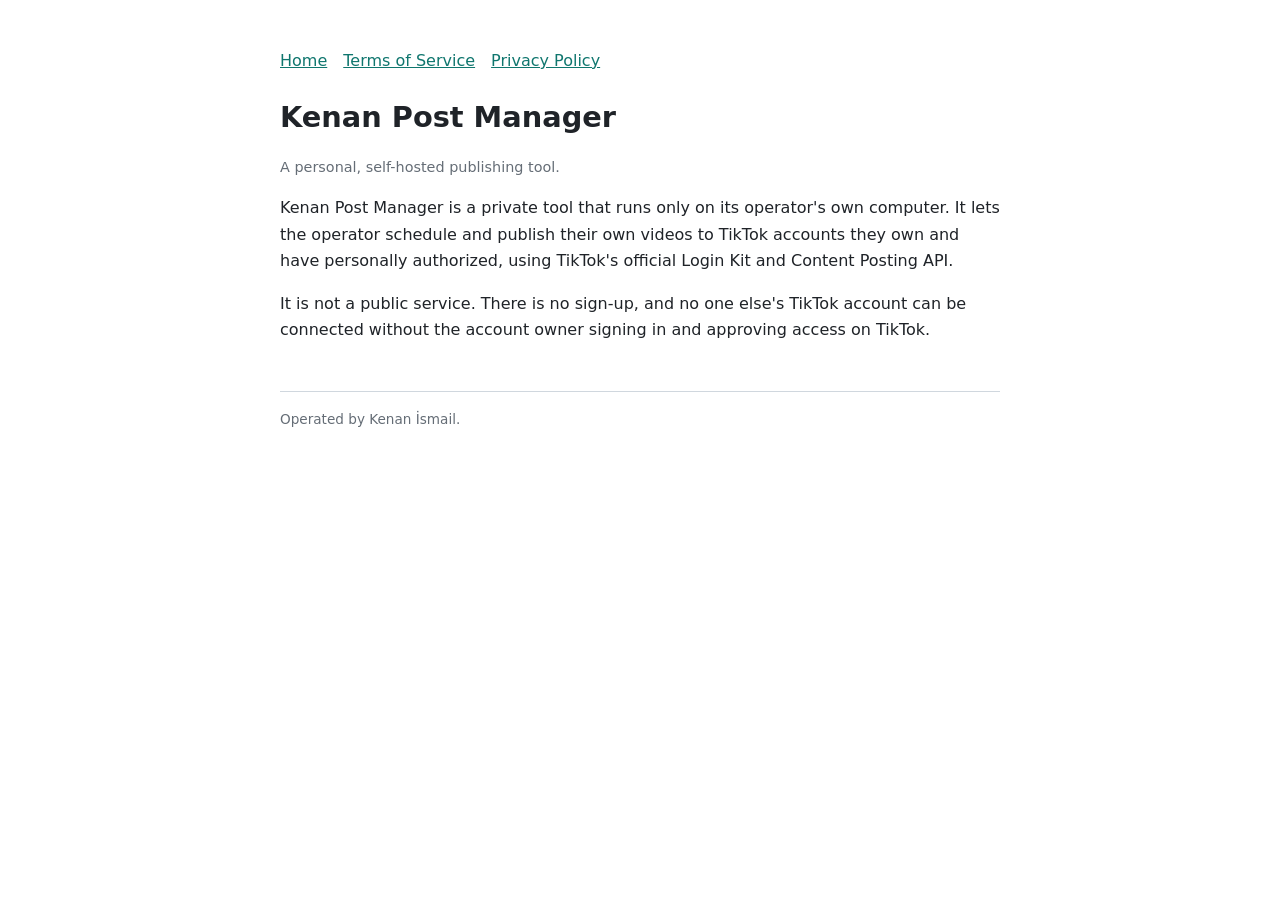
<file: index.html>
<!doctype html>
<html lang="en"><head><meta charset="utf-8"><meta name="viewport" content="width=device-width,initial-scale=1">
<title>Kenan Post Manager</title><link rel="stylesheet" href="style.css"></head>
<body>
<nav><a href="index.html">Home</a><a href="terms.html">Terms of Service</a><a href="privacy.html">Privacy Policy</a></nav>
<h1>Kenan Post Manager</h1>
<p class="muted">A personal, self-hosted publishing tool.</p>
<p>Kenan Post Manager is a private tool that runs only on its operator's own computer. It lets the operator schedule and publish their own videos to TikTok accounts they own and have personally authorized, using TikTok's official Login Kit and Content Posting API.</p>
<p>It is not a public service. There is no sign-up, and no one else's TikTok account can be connected without the account owner signing in and approving access on TikTok.</p>
<footer>Operated by Kenan İsmail.</footer>
</body></html>
</file>
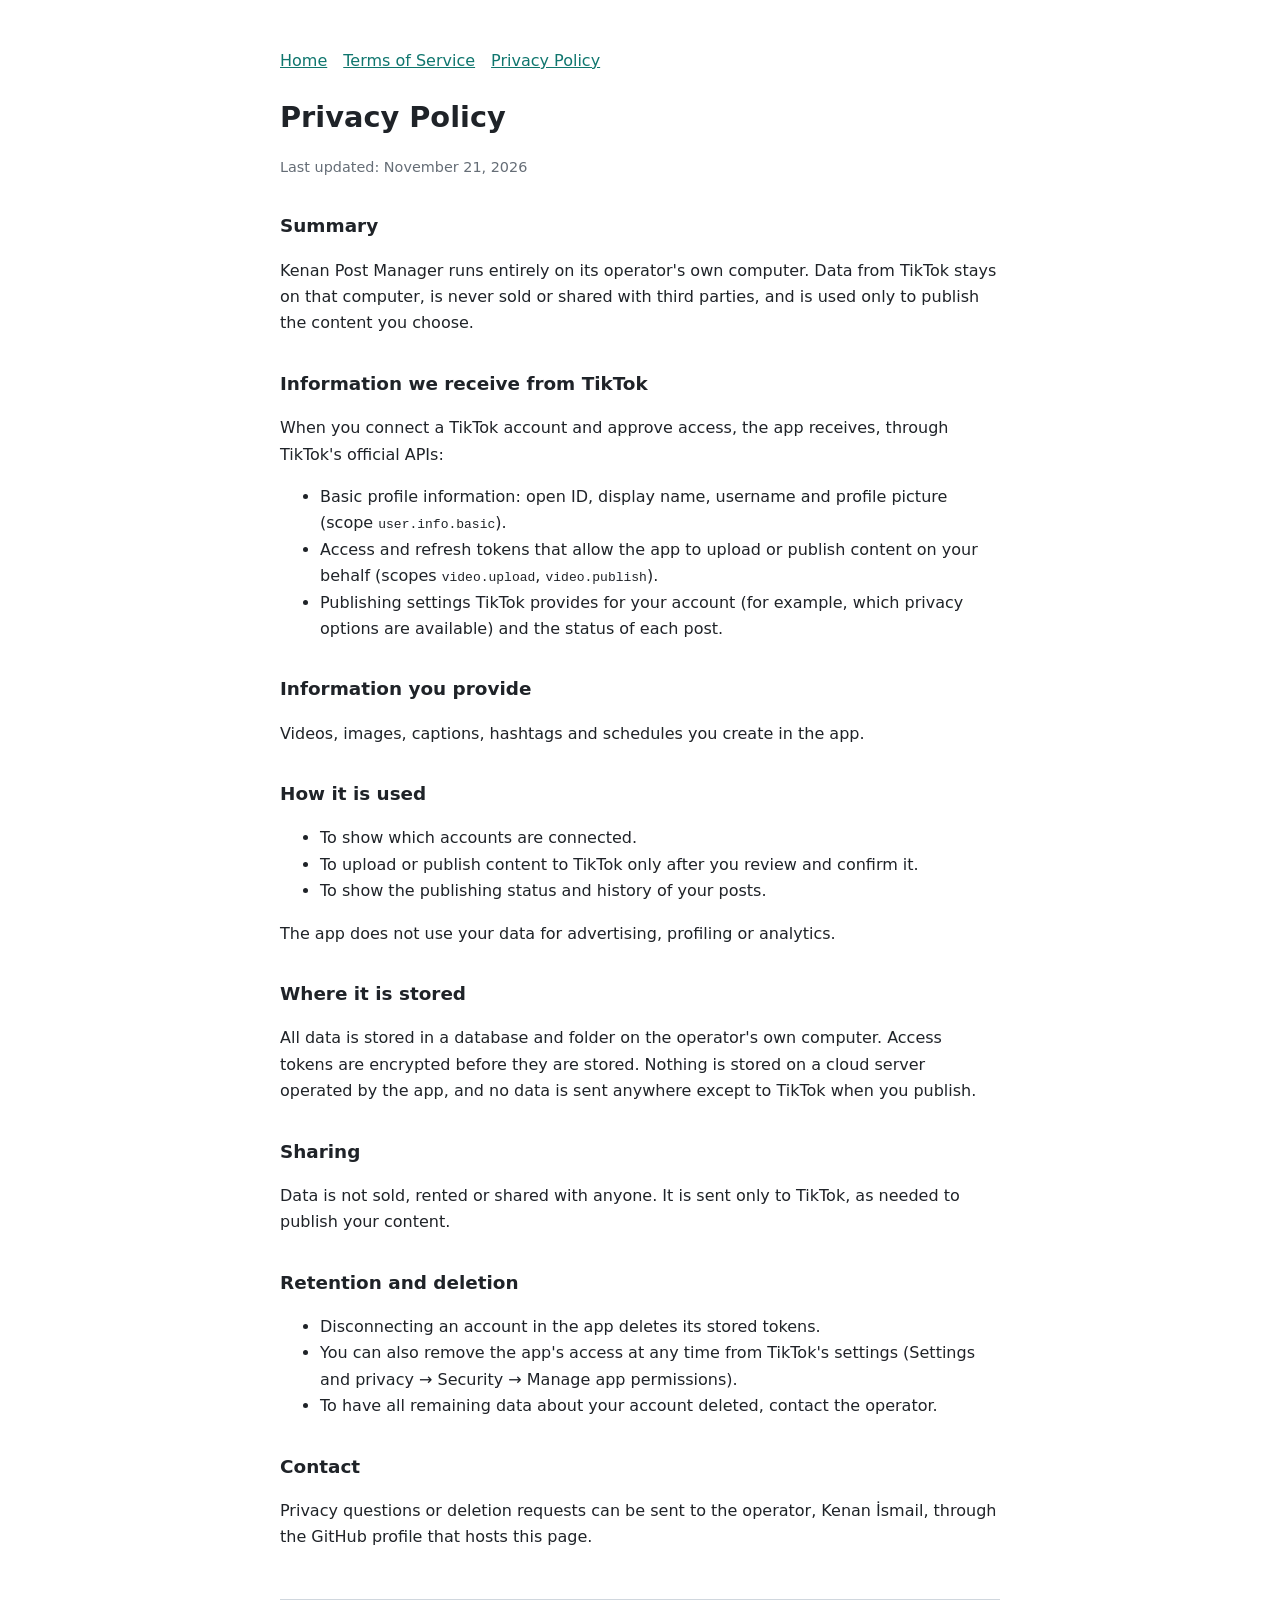
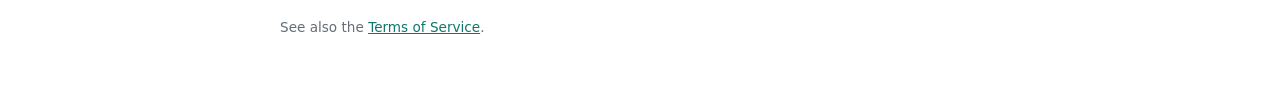
<file: privacy.html>
<!doctype html>
<html lang="en"><head><meta charset="utf-8"><meta name="viewport" content="width=device-width,initial-scale=1">
<title>Privacy Policy – Kenan Post Manager</title><link rel="stylesheet" href="style.css"></head>
<body>
<nav><a href="index.html">Home</a><a href="terms.html">Terms of Service</a><a href="privacy.html">Privacy Policy</a></nav>
<h1>Privacy Policy</h1>
<p class="muted">Last updated: November 21, 2026</p>

<h2>Summary</h2>
<p>Kenan Post Manager runs entirely on its operator's own computer. Data from TikTok stays on that computer, is never sold or shared with third parties, and is used only to publish the content you choose.</p>

<h2>Information we receive from TikTok</h2>
<p>When you connect a TikTok account and approve access, the app receives, through TikTok's official APIs:</p>
<ul>
<li>Basic profile information: open ID, display name, username and profile picture (scope <code>user.info.basic</code>).</li>
<li>Access and refresh tokens that allow the app to upload or publish content on your behalf (scopes <code>video.upload</code>, <code>video.publish</code>).</li>
<li>Publishing settings TikTok provides for your account (for example, which privacy options are available) and the status of each post.</li>
</ul>

<h2>Information you provide</h2>
<p>Videos, images, captions, hashtags and schedules you create in the app.</p>

<h2>How it is used</h2>
<ul>
<li>To show which accounts are connected.</li>
<li>To upload or publish content to TikTok only after you review and confirm it.</li>
<li>To show the publishing status and history of your posts.</li>
</ul>
<p>The app does not use your data for advertising, profiling or analytics.</p>

<h2>Where it is stored</h2>
<p>All data is stored in a database and folder on the operator's own computer. Access tokens are encrypted before they are stored. Nothing is stored on a cloud server operated by the app, and no data is sent anywhere except to TikTok when you publish.</p>

<h2>Sharing</h2>
<p>Data is not sold, rented or shared with anyone. It is sent only to TikTok, as needed to publish your content.</p>

<h2>Retention and deletion</h2>
<ul>
<li>Disconnecting an account in the app deletes its stored tokens.</li>
<li>You can also remove the app's access at any time from TikTok's settings (Settings and privacy → Security → Manage app permissions).</li>
<li>To have all remaining data about your account deleted, contact the operator.</li>
</ul>

<h2>Contact</h2>
<p>Privacy questions or deletion requests can be sent to the operator, Kenan İsmail, through the GitHub profile that hosts this page.</p>
<footer>See also the <a href="terms.html">Terms of Service</a>.</footer>
</body></html>
</file>
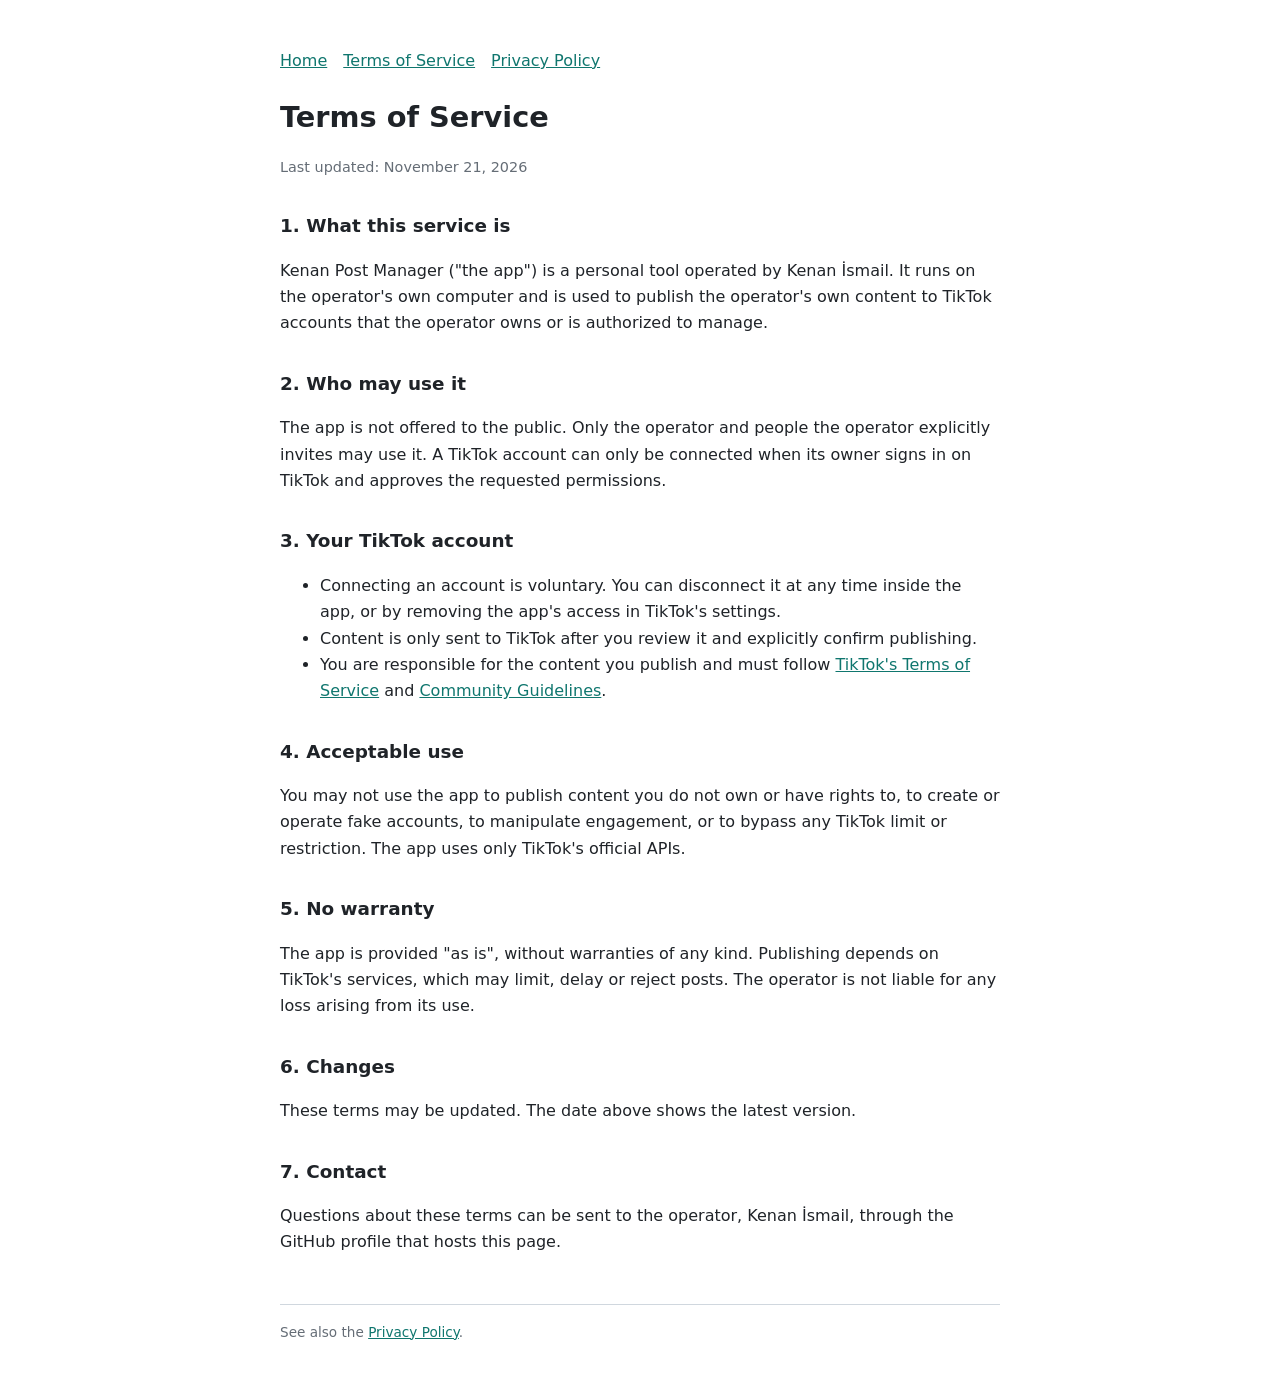
<file: terms.html>
<!doctype html>
<html lang="en"><head><meta charset="utf-8"><meta name="viewport" content="width=device-width,initial-scale=1">
<title>Terms of Service – Kenan Post Manager</title><link rel="stylesheet" href="style.css"></head>
<body>
<nav><a href="index.html">Home</a><a href="terms.html">Terms of Service</a><a href="privacy.html">Privacy Policy</a></nav>
<h1>Terms of Service</h1>
<p class="muted">Last updated: November 21, 2026</p>

<h2>1. What this service is</h2>
<p>Kenan Post Manager ("the app") is a personal tool operated by Kenan İsmail. It runs on the operator's own computer and is used to publish the operator's own content to TikTok accounts that the operator owns or is authorized to manage.</p>

<h2>2. Who may use it</h2>
<p>The app is not offered to the public. Only the operator and people the operator explicitly invites may use it. A TikTok account can only be connected when its owner signs in on TikTok and approves the requested permissions.</p>

<h2>3. Your TikTok account</h2>
<ul>
<li>Connecting an account is voluntary. You can disconnect it at any time inside the app, or by removing the app's access in TikTok's settings.</li>
<li>Content is only sent to TikTok after you review it and explicitly confirm publishing.</li>
<li>You are responsible for the content you publish and must follow <a href="https://www.tiktok.com/legal/terms-of-service">TikTok's Terms of Service</a> and <a href="https://www.tiktok.com/community-guidelines">Community Guidelines</a>.</li>
</ul>

<h2>4. Acceptable use</h2>
<p>You may not use the app to publish content you do not own or have rights to, to create or operate fake accounts, to manipulate engagement, or to bypass any TikTok limit or restriction. The app uses only TikTok's official APIs.</p>

<h2>5. No warranty</h2>
<p>The app is provided "as is", without warranties of any kind. Publishing depends on TikTok's services, which may limit, delay or reject posts. The operator is not liable for any loss arising from its use.</p>

<h2>6. Changes</h2>
<p>These terms may be updated. The date above shows the latest version.</p>

<h2>7. Contact</h2>
<p>Questions about these terms can be sent to the operator, Kenan İsmail, through the GitHub profile that hosts this page.</p>
<footer>See also the <a href="privacy.html">Privacy Policy</a>.</footer>
</body></html>
</file>
<file: style.css>
body{font-family:system-ui,-apple-system,"Segoe UI",Roboto,sans-serif;max-width:720px;margin:48px auto;padding:0 20px;line-height:1.65;color:#1f2328}
h1{font-size:1.8rem;margin-bottom:.2rem}h2{font-size:1.15rem;margin-top:2rem}
.muted{color:#656d76;font-size:.9rem}a{color:#0f766e}nav a{margin-right:1rem}
footer{margin-top:3rem;border-top:1px solid #d0d7de;padding-top:1rem;font-size:.85rem;color:#656d76}
</file>
